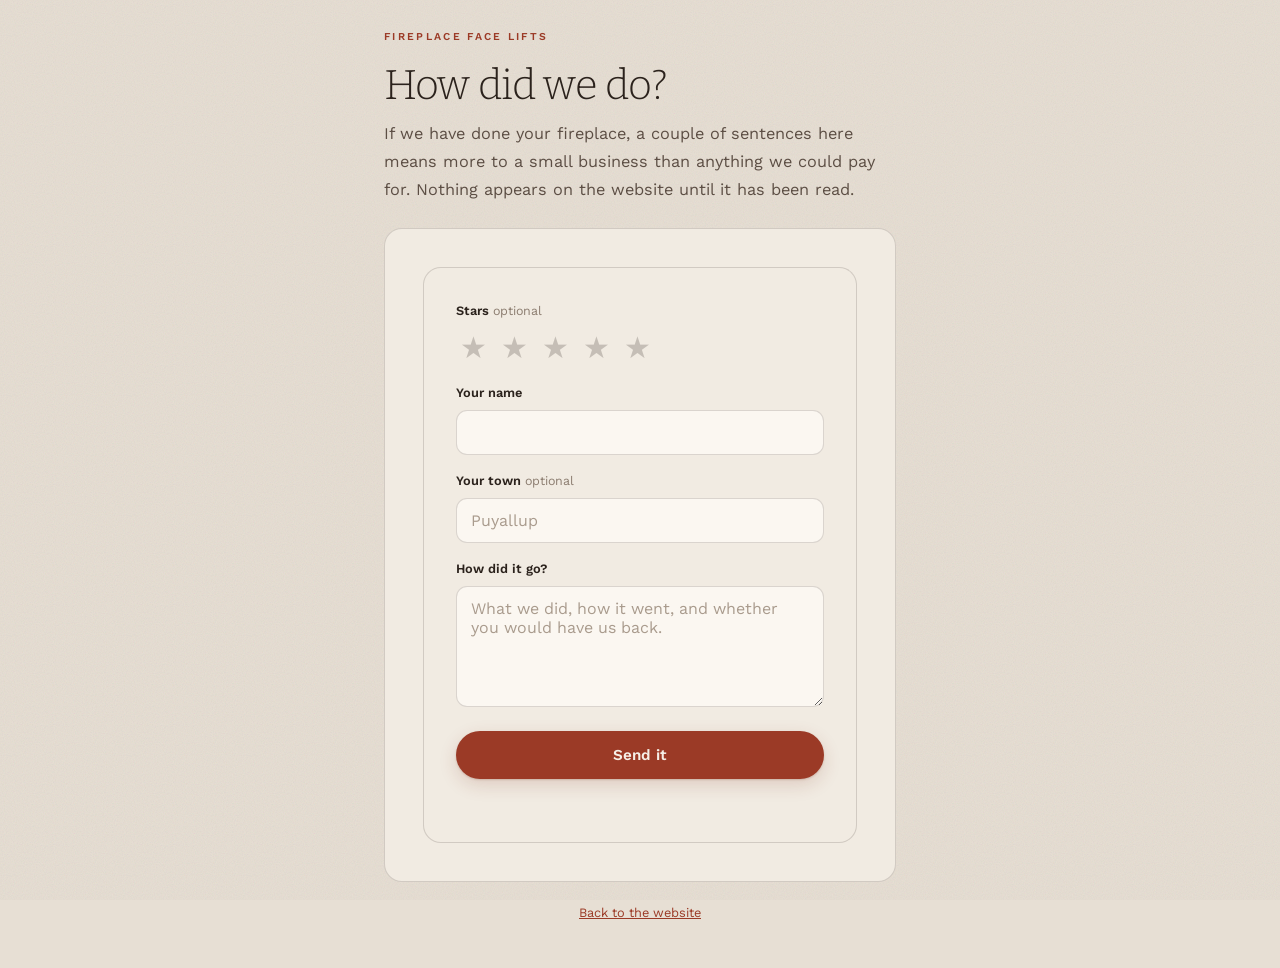
<file: review/index.html>
<!DOCTYPE html>
<html lang="en">
<head>
<meta charset="utf-8">
<meta name="viewport" content="width=device-width, initial-scale=1">
<meta name="robots" content="noindex">
<title>Leave a review · Fireplace Face Lifts</title>
<meta property="og:type" content="website">
<meta property="og:site_name" content="Fireplace Face Lifts">
<meta property="og:title" content="Leave a review · Fireplace Face Lifts">
<meta property="og:description" content="Tell us how your fireplace turned out.">
<meta property="og:url" content="https://fireplacefacelifts.net/review/">
<meta property="og:image" content="https://fireplacefacelifts.net/og/review.png">
<meta property="og:image:width" content="1200">
<meta property="og:image:height" content="630">
<meta name="twitter:card" content="summary_large_image">
<meta name="twitter:image" content="https://fireplacefacelifts.net/og/review.png">
<link rel="icon" href="../assets/favicon.svg" type="image/svg+xml">
<link rel="preconnect" href="https://fonts.googleapis.com">
<link rel="preconnect" href="https://fonts.gstatic.com" crossorigin>
<link href="https://fonts.googleapis.com/css2?family=Bitter:ital,wght@0,300;0,400;0,600;1,300&family=Work+Sans:wght@400;500;600&display=swap" rel="stylesheet">
<link rel="stylesheet" href="../assets/styles.css">
<style>
  body{ display:grid; place-items:center; min-height:100vh; padding:28px 0 }
  .rv{ width:100%; max-width:600px }
  .rv-card{ background:var(--clay-2); border:1px solid var(--rule); border-radius:18px; padding:clamp(24px,4vw,38px) }
  .stars{ display:flex; gap:6px; margin-bottom:4px }
  .star{ background:none; border:none; cursor:pointer; padding:4px; font-size:1.9rem; line-height:1;
         color:rgba(43,34,28,.22); transition:color .18s ease, transform .3s var(--spring) }
  .star:hover,.star.on{ color:var(--brick) }
  .star:active{ transform:scale(.9) }
  .rv-done{ display:none; text-align:center; padding:12px 0 }
  .rv-done.on{ display:block }
  .rv-done h2{ font-family:Bitter,serif; font-weight:300; font-size:1.9rem; margin:0 0 10px }
</style>
</head>
<body>
<main class="rv wrap">
  <p class="eyebrow">Fireplace Face Lifts</p>
  <h1 style="font-family:Bitter,serif;font-weight:300;font-size:clamp(1.9rem,5vw,2.6rem);line-height:1.15;letter-spacing:-.02em;margin:0 0 10px">
    How did we do?</h1>
  <p class="sub" style="margin-bottom:24px">If we have done your fireplace, a couple of sentences here means more to a small business than anything we could pay for. Nothing appears on the website until it has been read.</p>

  <div class="rv-card">
    <form id="rv-form" novalidate>
      <div class="f">
        <label>Stars <span class="opt">optional</span></label>
        <div class="stars" id="stars" role="group" aria-label="Rating">
          <button class="star" type="button" data-n="1" aria-label="1 star">&#9733;</button>
          <button class="star" type="button" data-n="2" aria-label="2 stars">&#9733;</button>
          <button class="star" type="button" data-n="3" aria-label="3 stars">&#9733;</button>
          <button class="star" type="button" data-n="4" aria-label="4 stars">&#9733;</button>
          <button class="star" type="button" data-n="5" aria-label="5 stars">&#9733;</button>
        </div>
      </div>
      <div class="f"><label for="rv-name">Your name</label>
        <input id="rv-name" type="text" maxlength="80" required></div>
      <div class="f"><label for="rv-town">Your town <span class="opt">optional</span></label>
        <input id="rv-town" type="text" maxlength="80" placeholder="Puyallup"></div>
      <div class="f"><label for="rv-body">How did it go?</label>
        <textarea id="rv-body" rows="5" maxlength="1500" required
          placeholder="What we did, how it went, and whether you would have us back."></textarea></div>
      <div class="hp" aria-hidden="true"><label for="rv-web">Website</label>
        <input id="rv-web" type="text" tabindex="-1" autocomplete="off"></div>
      <button class="btn btn-brick btn-block" type="submit" id="rv-send">Send it</button>
      <p class="form-status" id="rv-status" role="status" aria-live="polite"></p>
    </form>

    <div class="rv-done" id="rv-done">
      <h2>Thank you</h2>
      <p class="sub" style="margin:0 auto">That genuinely helps. We will read it shortly.</p>
    </div>
  </div>

  <p class="fine" style="text-align:center;margin-top:20px">
    <a href="../" style="color:var(--brick)">Back to the website</a>
  </p>
</main>

<script>
let RATING = null;
document.querySelectorAll(".star").forEach(s => {
  s.addEventListener("click", () => {
    RATING = Number(s.dataset.n);
    document.querySelectorAll(".star").forEach(o =>
      o.classList.toggle("on", Number(o.dataset.n) <= RATING));
  });
});

document.getElementById("rv-form").addEventListener("submit", async (e) => {
  e.preventDefault();
  const btn = document.getElementById("rv-send");
  const st  = document.getElementById("rv-status");
  const set = (t,k) => { st.textContent = t; st.className = "form-status" + (k ? " " + k : ""); };

  const name = document.getElementById("rv-name").value.trim();
  const body = document.getElementById("rv-body").value.trim();
  if (name.length < 2) return set("What should we call you?", "err");
  if (body.length < 10) return set("A sentence or two, please.", "err");

  btn.disabled = true; btn.textContent = "Sending…"; set("", "");
  try {
    const res = await fetch("/api/reviews", {
      method: "POST",
      headers: { "Content-Type": "application/json" },
      body: JSON.stringify({
        name, body, rating: RATING,
        town: document.getElementById("rv-town").value,
        website: document.getElementById("rv-web").value,
      }),
    });
    const out = await res.json().catch(() => ({}));
    if (!res.ok || !out.ok) throw new Error(out.error || "That didn't send.");
    document.getElementById("rv-form").style.display = "none";
    document.getElementById("rv-done").classList.add("on");
  } catch (err) {
    set(err.message + " Try once more.", "err");
    btn.disabled = false; btn.textContent = "Send it";
  }
});
</script>
</body>
</html>
</file>
<file: assets/styles.css>
:root{
  --clay:#E7DFD4; --clay-2:#F1EBE2; --clay-3:#DAD0C2;
  --ink:#2B221C; --ink-2:#5C4E44; --ink-3:#8B7C6F;
  --brick:#9B3A26; --brick-deep:#7A2C1B; --brick-tint:rgba(155,58,38,.09);
  --rule:rgba(43,34,28,.16);
  --wrap:1160px; --pad:clamp(20px,5vw,44px);
}
*,*::before,*::after{box-sizing:border-box}
html{scroll-behavior:smooth}
@media (prefers-reduced-motion:reduce){html{scroll-behavior:auto}*{animation:none!important;transition:none!important}}
body{
  margin:0;background:var(--clay);color:var(--ink);
  font-family:"Work Sans",system-ui,sans-serif;font-size:17px;line-height:1.72;
  -webkit-font-smoothing:antialiased;overflow-x:hidden;
}
img{max-width:100%;display:block}
:focus-visible{outline:2px solid var(--brick);outline-offset:3px}
.wrap{max-width:var(--wrap);margin-inline:auto;padding-inline:var(--pad)}

/* paper grain */
body::before{content:"";position:fixed;inset:0;z-index:0;pointer-events:none;opacity:.35;
  background-image:url("data:image/svg+xml,%3Csvg xmlns='http://www.w3.org/2000/svg' width='120' height='120'%3E%3Cfilter id='n'%3E%3CfeTurbulence type='fractalNoise' baseFrequency='.9' numOctaves='4'/%3E%3C/filter%3E%3Crect width='120' height='120' filter='url(%23n)' opacity='.35'/%3E%3C/svg%3E");
  mix-blend-mode:multiply}
header,main,footer{position:relative;z-index:1}

/* nav — squared, rule-based */
.nav{position:sticky;top:0;z-index:50;display:flex;align-items:center;gap:24px;
  padding:15px var(--pad);background:rgba(231,223,212,.9);
  -webkit-backdrop-filter:blur(14px);backdrop-filter:blur(14px);
  border-bottom:1px solid var(--rule)}
.brand{margin-right:auto;text-decoration:none;color:inherit;line-height:1.15}
.brand b{display:block;font-family:Bitter,serif;font-weight:600;font-size:1.1rem;letter-spacing:-.01em}
.brand span{font-size:.62rem;letter-spacing:.2em;text-transform:uppercase;color:var(--ink-3)}
.nav a.lk{color:var(--ink-2);text-decoration:none;font-size:.92rem;font-weight:500}
.nav a.lk:hover{color:var(--brick)}
@media(max-width:820px){.nav a.lk{display:none}}

.btn{display:inline-flex;align-items:center;justify-content:center;font-weight:600;font-size:.95rem;
  padding:14px 26px;border-radius:2px;text-decoration:none;border:1.5px solid transparent;cursor:pointer;
  font-family:"Work Sans",sans-serif;transition:background-color .2s,color .2s,border-color .2s}
.btn-brick{background:var(--brick);color:#F6EFE7}
.btn-brick:hover{background:var(--brick-deep)}
.btn-out{border-color:var(--ink);color:var(--ink)}
.btn-out:hover{background:var(--ink);color:var(--clay-2)}
.btn-sm{padding:10px 18px;font-size:.86rem;white-space:nowrap}

/* hero — asymmetric editorial, tall photo right */
.hero{padding-block:clamp(36px,6vw,74px) clamp(50px,7vw,88px)}
.hgrid{display:grid;grid-template-columns:1.06fr .94fr;gap:clamp(28px,5vw,64px);align-items:end}
@media(max-width:920px){.hgrid{grid-template-columns:1fr;align-items:start}}
.rail{font-size:.66rem;letter-spacing:.22em;text-transform:uppercase;color:var(--brick);
  margin:0 0 20px;padding-bottom:14px;border-bottom:1.5px solid var(--brick)}
h1{font-family:Bitter,serif;font-weight:300;font-size:clamp(2.6rem,6.6vw,4.9rem);
  line-height:1.02;letter-spacing:-.028em;margin:0 0 22px}
h1 em{font-style:italic;font-weight:300;color:var(--brick)}
.lede{font-size:clamp(1rem,1.5vw,1.16rem);color:var(--ink-2);max-width:48ch;margin:0 0 30px}
.cta{display:flex;gap:12px;flex-wrap:wrap;margin-bottom:26px}
.marks{list-style:none;margin:0;padding:0;display:grid;gap:7px;font-size:.88rem;color:var(--ink-2)}
.marks li{display:flex;gap:11px;align-items:baseline}
.marks li::before{content:"—";color:var(--brick);font-weight:600}
.hshot img{width:100%;border:1px solid var(--rule);
  box-shadow:0 18px 44px rgba(70,50,36,.15)}
.hshot figcaption{margin-top:13px;font-size:.83rem;color:var(--ink-3);max-width:40ch}
figure{margin:0}
.tag{display:inline-block;margin-right:9px;font-size:.62rem;letter-spacing:.18em;
  text-transform:uppercase;color:var(--brick);font-weight:600}

/* sections */
section.s{padding-block:clamp(58px,8vw,110px);border-top:1px solid var(--rule)}
.eyebrow{font-size:.66rem;letter-spacing:.22em;text-transform:uppercase;color:var(--brick);margin:0 0 16px;font-weight:600}
h2{font-family:Bitter,serif;font-weight:300;font-size:clamp(1.9rem,3.8vw,2.95rem);
  line-height:1.12;letter-spacing:-.022em;margin:0 0 20px}
h3{font-family:Bitter,serif;font-weight:600;font-size:1.14rem;margin:0 0 9px}
p{margin:0 0 16px}
.dim{color:var(--ink-2)}
.sub{color:var(--ink-2);max-width:58ch;font-size:1.02rem}

.pull{font-family:Bitter,serif;font-weight:300;font-size:clamp(1.8rem,4.2vw,3rem);
  line-height:1.16;letter-spacing:-.022em;max-width:19ch;margin:0 0 34px}
.pull em{font-style:italic;color:var(--brick)}
.two{display:grid;grid-template-columns:1fr 1fr;gap:clamp(22px,4vw,52px)}
@media(max-width:760px){.two{grid-template-columns:1fr}}

/* work */
.pair{display:grid;grid-template-columns:1fr 1fr;gap:clamp(16px,3vw,32px);margin-top:32px}
@media(max-width:760px){.pair{grid-template-columns:1fr}}
.plate img{border:1px solid var(--rule);box-shadow:0 14px 34px rgba(70,50,36,.13)}
.plate figcaption{margin-top:13px;font-size:.83rem;color:var(--ink-3)}

/* services — numbered rules */
.svc{margin-top:34px;border-top:1px solid var(--rule)}
.svc>div{display:grid;grid-template-columns:56px minmax(0,.3fr) minmax(0,.7fr);
  gap:clamp(12px,3vw,38px);padding:26px 0;border-bottom:1px solid var(--rule)}
@media(max-width:760px){.svc>div{grid-template-columns:38px 1fr;gap:8px 16px}
  .svc>div p{grid-column:2}}
.svc .n{font-family:Bitter,serif;font-size:1.5rem;font-weight:300;color:var(--brick);line-height:1}
.svc h3{margin:0}
.svc p{margin:0;color:var(--ink-2);font-size:.98rem}

/* steps */
.steps{list-style:none;margin:34px 0 0;padding:0;display:grid;grid-template-columns:repeat(4,1fr);gap:clamp(16px,2.5vw,30px)}
@media(max-width:940px){.steps{grid-template-columns:repeat(2,1fr)}}
@media(max-width:560px){.steps{grid-template-columns:1fr}}
.steps li{border-top:2px solid var(--brick);padding-top:16px}
.num{font-family:Bitter,serif;font-size:.86rem;font-weight:600;color:var(--brick);letter-spacing:.1em;display:block;margin-bottom:9px}
.steps p{color:var(--ink-2);font-size:.92rem;margin:0}

/* who */
.who{display:grid;grid-template-columns:1.35fr .65fr;gap:clamp(28px,5vw,64px);align-items:start}
@media(max-width:900px){.who{grid-template-columns:1fr}}
.panel{background:var(--clay-2);border:1px solid var(--rule);border-left:3px solid var(--brick);padding:28px}
.panel p{font-size:.95rem;color:var(--ink-2)}

.towns{list-style:none;margin:24px 0 0;padding:0;display:flex;flex-wrap:wrap}
.towns li{font-size:.93rem;color:var(--ink-2);padding-right:18px;margin-right:18px;border-right:1px solid var(--rule)}
.towns li:last-child{border-right:none;margin-right:0}

/* contact */
.contact{display:grid;grid-template-columns:.8fr 1.2fr;gap:clamp(28px,5vw,64px);align-items:start}
@media(max-width:900px){.contact{grid-template-columns:1fr}}
.facts{margin:24px 0 0}
.facts div{display:flex;justify-content:space-between;gap:14px;padding:13px 0;border-bottom:1px solid var(--rule)}
.facts dt{font-size:.66rem;letter-spacing:.16em;text-transform:uppercase;color:var(--ink-3);font-weight:600}
.facts dd{margin:0;font-family:Bitter,serif;font-size:1rem}
form{background:var(--clay-2);border:1px solid var(--rule);padding:clamp(22px,3vw,32px)}
label{display:block;font-size:.8rem;font-weight:600;margin-bottom:6px}
input,select,textarea{width:100%;font-family:inherit;font-size:1rem;color:var(--ink);
  background:#FBF7F1;border:1px solid var(--rule);padding:12px 14px;border-radius:2px}
input:focus,select:focus,textarea:focus{outline:none;border-color:var(--brick);box-shadow:0 0 0 3px var(--brick-tint)}
input::placeholder,textarea::placeholder{color:#A99B8D}
.f{margin-bottom:15px}
.frow{display:grid;grid-template-columns:1fr 1fr;gap:13px}
@media(max-width:560px){.frow{grid-template-columns:1fr}}
textarea{resize:vertical;min-height:112px}
.fine{font-size:.8rem;color:var(--ink-3);margin-top:14px}
.btn-block{width:100%}

footer{border-top:1px solid var(--rule);padding-block:38px 30px}
.fgrid{display:grid;grid-template-columns:1fr 1fr;gap:26px}
@media(max-width:700px){.fgrid{grid-template-columns:1fr}}
.fname{font-family:Bitter,serif;font-weight:600;font-size:1.15rem;margin:0 0 6px}
footer p{font-size:.86rem;color:var(--ink-3);margin:0 0 5px}

/* utilities */
.skip{position:absolute;left:-9999px;top:12px;z-index:200;background:var(--ink);color:var(--clay-2);padding:10px 16px;border-radius:3px;text-decoration:none}
.skip:focus{left:12px}
.opt{font-weight:400;color:var(--ink-3);font-size:.78rem}
.hp{position:absolute;left:-9999px;width:1px;height:1px;overflow:hidden}
.form-status{margin:12px 0 0;font-size:.93rem;min-height:1.3em}
.form-status.ok{color:var(--brick);font-weight:600}
.form-status.err{color:#8C2F1C;font-weight:600}
.f.invalid input,.f.invalid textarea{border-color:#8C2F1C;box-shadow:0 0 0 3px rgba(140,47,28,.1)}
.field-error{font-size:.82rem;color:#8C2F1C;margin:5px 0 0}
.direct{font-size:.95rem;color:var(--ink-2);margin:20px 0 0}
.direct a,.fname a{color:var(--brick);font-weight:600}
.cred-list{list-style:none;margin:0 0 12px;padding:0;display:grid;gap:8px}
.cred-list li{font-size:.93rem;color:var(--ink-2);display:flex;gap:9px}
.cred-list li::before{content:"✓";color:var(--brick);font-weight:700}
#footer-contact a{color:var(--brick)}

/* ══════════════════════════════════════════════════════════════════════
   MOTION & TOUCH — the iOS feel: soft radii, spring easing, quiet reveals
   ══════════════════════════════════════════════════════════════════════ */

:root{
  --spring:cubic-bezier(.32,.72,0,1);      /* iOS-like: fast out, long settle */
  --ease:cubic-bezier(.4,0,.2,1);
  --r-soft:14px;
  --r-pill:980px;
}

html{ -webkit-text-size-adjust:100%; }
body{
  -webkit-tap-highlight-color:transparent;
  overscroll-behavior-y:none;
  text-rendering:optimizeLegibility;
}
*{ -webkit-touch-callout:none }
input,textarea,select{ -webkit-touch-callout:default }

/* softer geometry than the squared draft */
.btn{ border-radius:var(--r-pill); transition:transform .38s var(--spring),
      background-color .3s var(--ease), color .3s var(--ease), border-color .3s var(--ease),
      box-shadow .38s var(--spring); }
.btn:active{ transform:scale(.965) }
.btn-brick{ box-shadow:0 1px 2px rgba(122,44,27,.2),0 6px 18px rgba(122,44,27,.16) }
.btn-brick:hover{ box-shadow:0 2px 6px rgba(122,44,27,.24),0 12px 30px rgba(122,44,27,.2) }

input,select,textarea{ border-radius:11px; transition:border-color .28s var(--ease),
  box-shadow .28s var(--ease), background-color .28s var(--ease); font-size:16px }
.plate img,.hshot img{ border-radius:var(--r-soft) }
.panel{ border-radius:var(--r-soft) }
form{ border-radius:18px }
.nav{ transition:background-color .35s var(--ease), box-shadow .35s var(--ease) }
.nav.stuck{ box-shadow:0 1px 0 var(--rule),0 10px 30px rgba(70,50,36,.07) }

.plate img,.hshot img{ transition:transform .6s var(--spring), box-shadow .6s var(--spring) }
@media (hover:hover){
  .plate:hover img{ transform:translateY(-4px) scale(1.008);
    box-shadow:0 20px 46px rgba(70,50,36,.19) }
}

.nav a.lk{ transition:color .28s var(--ease) }
.towns li{ transition:color .28s var(--ease) }

/* quiet reveal on scroll */
.reveal{ opacity:0; transform:translateY(18px);
  transition:opacity .85s var(--ease), transform .85s var(--spring) }
.reveal.in{ opacity:1; transform:none }
.reveal.d1{ transition-delay:.08s } .reveal.d2{ transition-delay:.16s }
.reveal.d3{ transition-delay:.24s } .reveal.d4{ transition-delay:.32s }

@media (prefers-reduced-motion:reduce){
  .reveal{ opacity:1!important; transform:none!important; transition:none!important }
  .btn:active{ transform:none }
}

/* ══════════════════════════════════════════════════════════════════════
   MOBILE
   ══════════════════════════════════════════════════════════════════════ */
@media (max-width:900px){
  body{ font-size:16.5px }
  section.s{ padding-block:clamp(44px,10vw,72px) }
  .hero{ padding-block:26px 44px }
  .hgrid{ gap:30px }
  h1{ font-size:clamp(2.35rem,10.5vw,3.4rem) }
  h2{ font-size:clamp(1.72rem,6.6vw,2.3rem) }
  .pull{ font-size:clamp(1.62rem,7.4vw,2.4rem); max-width:none }
  .lede{ font-size:1.03rem }
  .cta{ gap:10px }
  .btn{ padding:15px 24px }
}

@media (max-width:640px){
  .nav{ padding:11px 14px; gap:12px }
  .brand b{ font-size:1rem } .brand span{ font-size:.57rem; letter-spacing:.16em }
  .btn-sm{ padding:11px 16px; font-size:.85rem }
  .cta .btn{ flex:1 1 auto; min-width:0 }
  .facts div{ flex-direction:column; gap:2px; align-items:flex-start }
  .towns li{ padding-right:14px; margin-right:14px; font-size:.9rem }
  .plate figcaption,.hshot figcaption{ font-size:.85rem }
  form{ padding:20px }
  .svc>div{ padding:20px 0 }
  .steps li{ padding-top:14px }
}

@media (max-width:380px){
  .brand span{ display:none }
  h1{ font-size:2.15rem }
  .cta{ flex-direction:column } .cta .btn{ width:100% }
  .wrap{ padding-inline:17px }
}

/* respect the notch / home indicator */
@supports(padding:max(0px)){
  .nav{ padding-left:max(14px,env(safe-area-inset-left));
        padding-right:max(14px,env(safe-area-inset-right)) }
  footer{ padding-bottom:max(30px,env(safe-area-inset-bottom)) }
}

/* keep any before/after pair on a single baseline */
.pair .plate img{ aspect-ratio:4/3; object-fit:cover; width:100%; height:auto }

img{ height:auto }

/* ── photo upload ─────────────────────────────────────────────────────── */
.hp-file{ position:absolute; width:1px; height:1px; opacity:0; pointer-events:none }
.drop{
  display:flex; flex-direction:column; align-items:center; justify-content:center;
  gap:5px; text-align:center; cursor:pointer;
  padding:22px 18px; border-radius:12px;
  border:1.5px dashed rgba(43,34,28,.28); background:rgba(251,247,241,.6);
  transition:border-color .25s var(--ease), background-color .25s var(--ease), transform .3s var(--spring);
}
.drop svg{ width:26px; height:26px; color:var(--brick); opacity:.75; margin-bottom:2px }
.drop-main{ font-weight:600; font-size:.95rem; color:var(--ink) }
.drop-sub{ font-size:.83rem; color:var(--ink-3); max-width:32ch; line-height:1.5 }
.drop:hover,.drop.over{ border-color:var(--brick); background:#FBF7F1 }
.drop.over{ transform:scale(1.01) }

.thumbs{ display:flex; flex-wrap:wrap; gap:9px; margin-top:11px }
.thumb{ position:relative; width:72px; height:72px; border-radius:9px; overflow:hidden;
  border:1px solid var(--rule); background:#EFE9E0 }
.thumb img{ width:100%; height:100%; object-fit:cover; display:block }
.thumb button{
  position:absolute; top:3px; right:3px; width:20px; height:20px; border-radius:50%;
  border:none; cursor:pointer; background:rgba(43,34,28,.78); color:#F6EFE7;
  font-size:13px; line-height:1; display:grid; place-items:center; padding:0;
}
.thumb button:hover{ background:var(--brick) }
.thumb .busy{ position:absolute; inset:0; display:grid; place-items:center;
  background:rgba(251,247,241,.8); font-size:.66rem; font-weight:600; color:var(--ink-2);
  letter-spacing:.06em; text-transform:uppercase }

/* ══════════════════════════════════════════════════════════════════════
   INTERACTIVE
   ══════════════════════════════════════════════════════════════════════ */

.alt-tint{ background:linear-gradient(180deg,rgba(241,235,226,0),rgba(241,235,226,.75) 12%,rgba(241,235,226,.75) 88%,rgba(241,235,226,0)) }

/* ── before / after slider ────────────────────────────────────────────── */
.compare{ margin-top:30px }
.compare-stage{
  position:relative; overflow:hidden; border-radius:var(--r-soft);
  border:1px solid var(--rule); box-shadow:0 14px 34px rgba(70,50,36,.13);
  aspect-ratio:880/328; background:var(--clay-3); touch-action:pan-y; user-select:none; cursor:ew-resize;
}
.compare-stage img{ position:absolute; inset:0; width:100%; height:100%; object-fit:cover; display:block }
.cmp-clip{ position:absolute; inset:0; width:50%; overflow:hidden; will-change:width }
.cmp-clip img{ width:auto; height:100%; max-width:none }
.cmp-handle{
  position:absolute; top:0; bottom:0; left:50%; width:3px; margin-left:-1.5px;
  background:rgba(251,247,241,.92); box-shadow:0 0 0 1px rgba(43,34,28,.22);
  cursor:ew-resize; will-change:left;
}
.cmp-grip{
  position:absolute; top:50%; left:50%; transform:translate(-50%,-50%);
  width:44px; height:44px; border-radius:50%;
  background:var(--clay-2); border:1.5px solid var(--rule);
  box-shadow:0 3px 12px rgba(70,50,36,.28);
  display:grid; place-items:center; color:var(--ink-2);
}
.cmp-grip svg{ width:22px; height:22px }
.cmp-handle:focus-visible{ outline:none }
.cmp-handle:focus-visible .cmp-grip{ outline:2px solid var(--brick); outline-offset:3px }
.cmp-tag{
  position:absolute; top:12px; z-index:2;
  font-size:.62rem; font-weight:600; letter-spacing:.17em; text-transform:uppercase;
  padding:6px 11px; border-radius:999px;
  background:rgba(43,34,28,.72); color:#F6EFE7; backdrop-filter:blur(6px);
}
.cmp-tag-l{ left:12px } .cmp-tag-r{ right:12px }
.cmp-hint{ margin:12px 0 0; font-size:.83rem; color:var(--ink-3) }

/* ── shade picker ─────────────────────────────────────────────────────── */
.shade-wrap{ margin-top:28px }
.shade-stage{ margin:0; border-radius:var(--r-soft); overflow:hidden;
  border:1px solid var(--rule); box-shadow:0 12px 30px rgba(70,50,36,.12); background:var(--clay-3) }
.shade-stage .cmp-after{ transition:opacity .22s var(--ease) }
.shade-stage img.swapping{ opacity:.55 }
.shade-stage figcaption{ padding:18px 20px; background:var(--clay-2); border-top:1px solid var(--rule) }
.shade-name{ display:block; font-family:Bitter,serif; font-weight:600; font-size:1.12rem; margin-bottom:4px }
.shade-note{ display:block; font-size:.93rem; color:var(--ink-2); line-height:1.6; max-width:62ch }

.shade-picker{ display:flex; flex-wrap:wrap; gap:9px; margin-top:16px }
.chip{
  display:inline-flex; align-items:center; gap:9px; cursor:pointer;
  font-family:"Work Sans",sans-serif; font-size:.9rem; font-weight:500; color:var(--ink-2);
  padding:8px 15px 8px 9px; border-radius:999px;
  background:rgba(251,247,241,.7); border:1.5px solid var(--rule);
  transition:border-color .22s var(--ease), color .22s var(--ease),
             background-color .22s var(--ease), transform .3s var(--spring);
}
.chip::before{
  content:""; width:20px; height:20px; border-radius:50%; flex:none;
  background:var(--sw,#ccc); box-shadow:inset 0 0 0 1px rgba(43,34,28,.18);
}
.chip:hover{ border-color:var(--ink-3); transform:translateY(-1px) }
.chip.is-on{ border-color:var(--brick); color:var(--ink); background:#FBF7F1; font-weight:600 }
.chip:active{ transform:scale(.97) }
.btn-shade{ margin-top:16px }
.shade-fine{ margin-top:12px }

/* ── quiz ─────────────────────────────────────────────────────────────── */
.quiz{ margin-top:28px; background:var(--clay-2); border:1px solid var(--rule);
  border-radius:18px; overflow:hidden }
.q-steps{ padding:clamp(22px,3.5vw,36px) }
.q-step{ display:none }
.q-step.is-on{ display:block; animation:qIn .4s var(--ease) both }
@keyframes qIn{ from{opacity:0; transform:translateY(8px)} to{opacity:1; transform:none} }
.q-num{ font-size:.66rem; letter-spacing:.2em; text-transform:uppercase; color:var(--brick);
  font-weight:600; margin:0 0 10px }
.q-step h3{ font-family:Bitter,serif; font-weight:300; font-size:clamp(1.4rem,3vw,1.95rem);
  line-height:1.2; letter-spacing:-.02em; margin:0 0 20px }
.q-opts{ display:grid; gap:10px }
.q-opt{
  text-align:left; cursor:pointer; font-family:"Work Sans",sans-serif;
  font-size:1rem; color:var(--ink); padding:15px 18px; border-radius:11px;
  background:#FBF7F1; border:1.5px solid var(--rule);
  transition:border-color .22s var(--ease), background-color .22s var(--ease),
             transform .3s var(--spring);
}
.q-opt:hover{ border-color:var(--brick); background:#fff }
.q-opt:active{ transform:scale(.99) }
.q-result p{ font-size:1.02rem; color:var(--ink-2); margin:0 0 14px; max-width:60ch }
.q-caveat{ font-size:.92rem !important; color:var(--ink-3) !important; font-style:italic }
.q-actions{ display:flex; gap:10px; flex-wrap:wrap; margin-top:20px }
.q-bar{ height:3px; background:var(--rule) }
.q-bar span{ display:block; height:100%; width:0; background:var(--brick);
  transition:width .45s var(--spring) }

/* ── faq ──────────────────────────────────────────────────────────────── */
.faq{ margin-top:28px; border-top:1px solid var(--rule) }
.faq details{ border-bottom:1px solid var(--rule) }
.faq summary{
  cursor:pointer; list-style:none; padding:20px 44px 20px 0; position:relative;
  font-family:Bitter,serif; font-weight:600; font-size:1.06rem; color:var(--ink);
  transition:color .2s var(--ease);
}
.faq summary::-webkit-details-marker{ display:none }
.faq summary:hover{ color:var(--brick) }
.faq summary::after{
  content:""; position:absolute; right:8px; top:50%; width:11px; height:11px;
  margin-top:-7px; border-right:2px solid var(--brick); border-bottom:2px solid var(--brick);
  transform:rotate(45deg); transition:transform .3s var(--spring);
}
.faq details[open] summary::after{ transform:rotate(-135deg); margin-top:-3px }
.faq details p{ margin:0; padding:0 0 22px; color:var(--ink-2); font-size:.99rem; max-width:68ch;
  animation:qIn .35s var(--ease) both }

@media (max-width:640px){
  .cmp-grip{ width:40px; height:40px }
  .chip{ font-size:.85rem; padding:7px 13px 7px 8px }
  .chip::before{ width:17px; height:17px }
  .shade-stage figcaption{ padding:15px 16px }
  .q-opt{ padding:14px 15px; font-size:.96rem }
  .faq summary{ font-size:1rem; padding-right:36px }
}

@media (max-width:620px){
  .compare-stage{ aspect-ratio:880/420 }   /* a little taller so the texture still reads */
}

/* ── reviews on the homepage ──────────────────────────────────────────── */
.revs{ display:grid; grid-template-columns:repeat(auto-fit,minmax(280px,1fr)); gap:18px; margin-top:28px }
.rev{
  background:var(--clay-2); border:1px solid var(--rule); border-radius:14px;
  padding:24px 26px; display:flex; flex-direction:column; gap:12px;
}
.rev-stars{ color:var(--brick); letter-spacing:.14em; font-size:.92rem }
.rev-quote{ margin:0; color:var(--ink); font-size:1.01rem; line-height:1.7; flex:1 }
.rev-who{ margin:0; font-size:.88rem; color:var(--ink-3) }
.rev-who b{ color:var(--ink-2); font-weight:600 }

[hidden]{ display:none !important }
</file>
